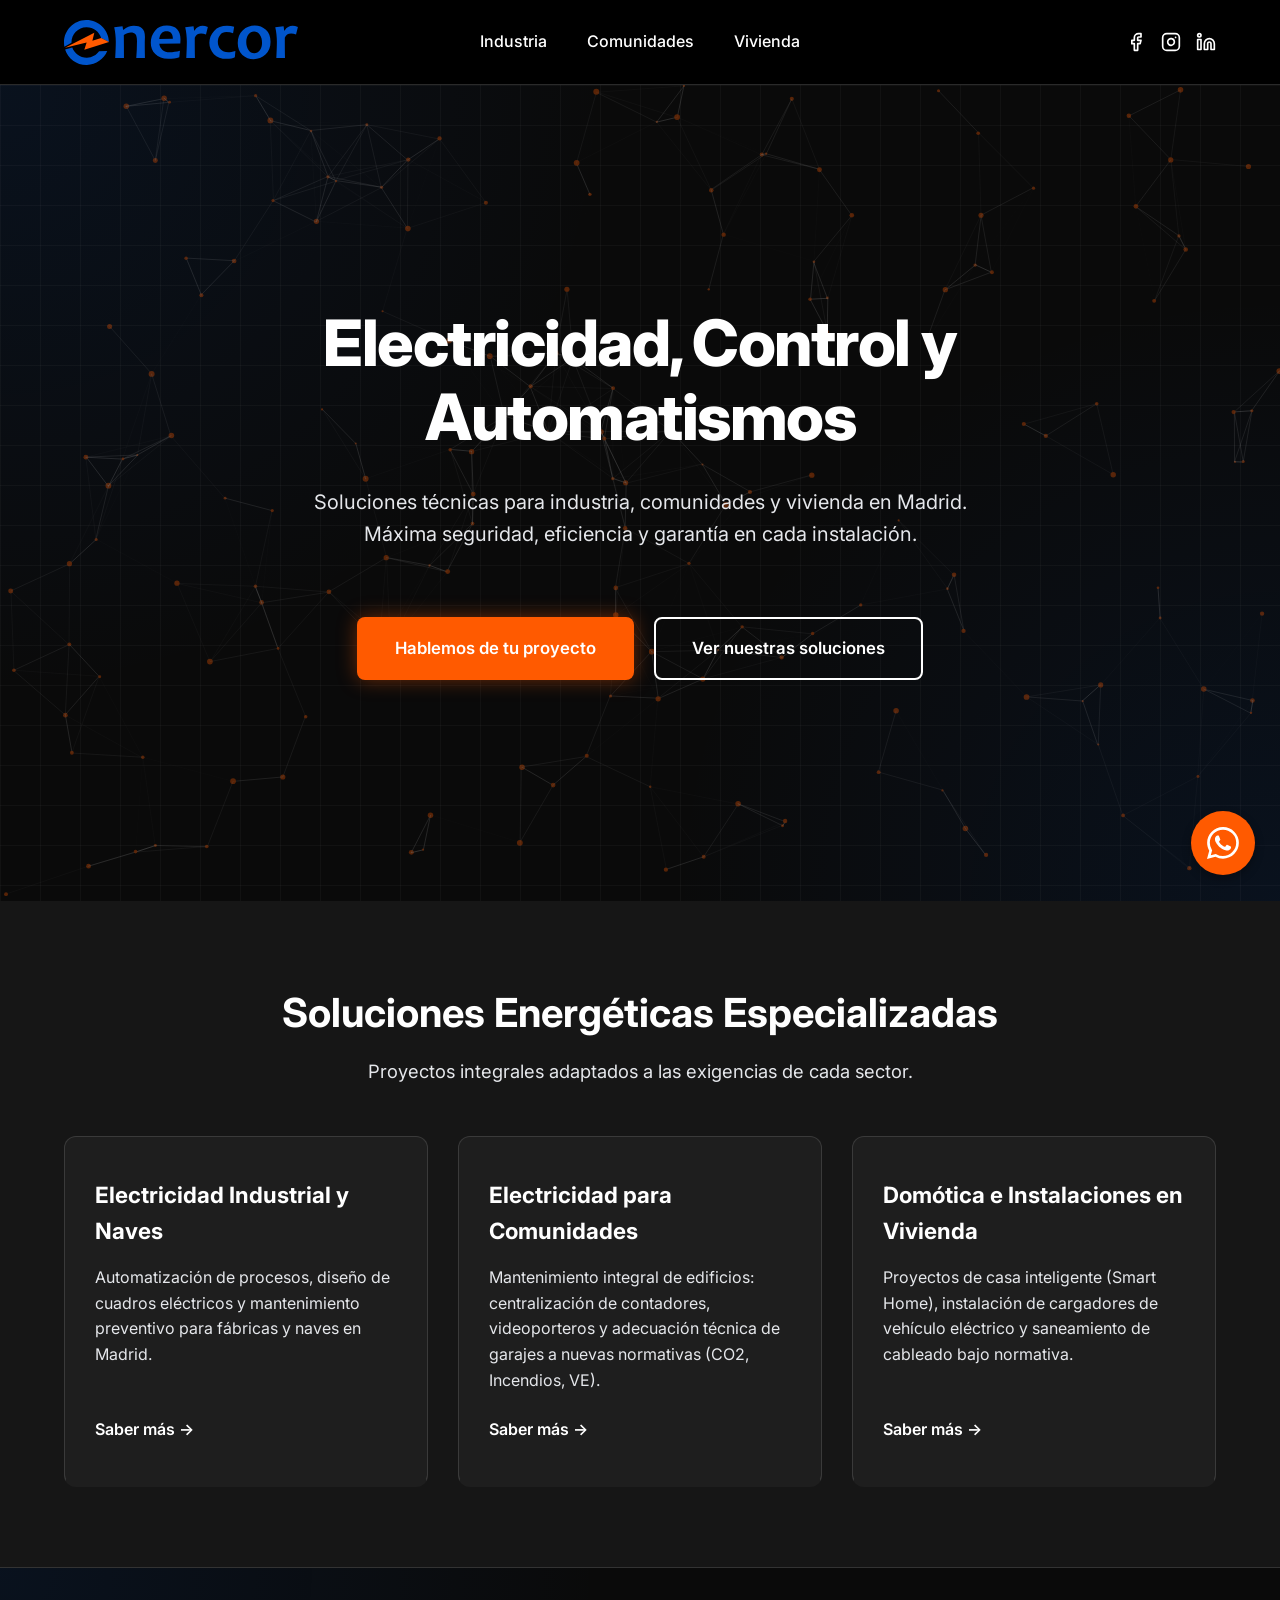
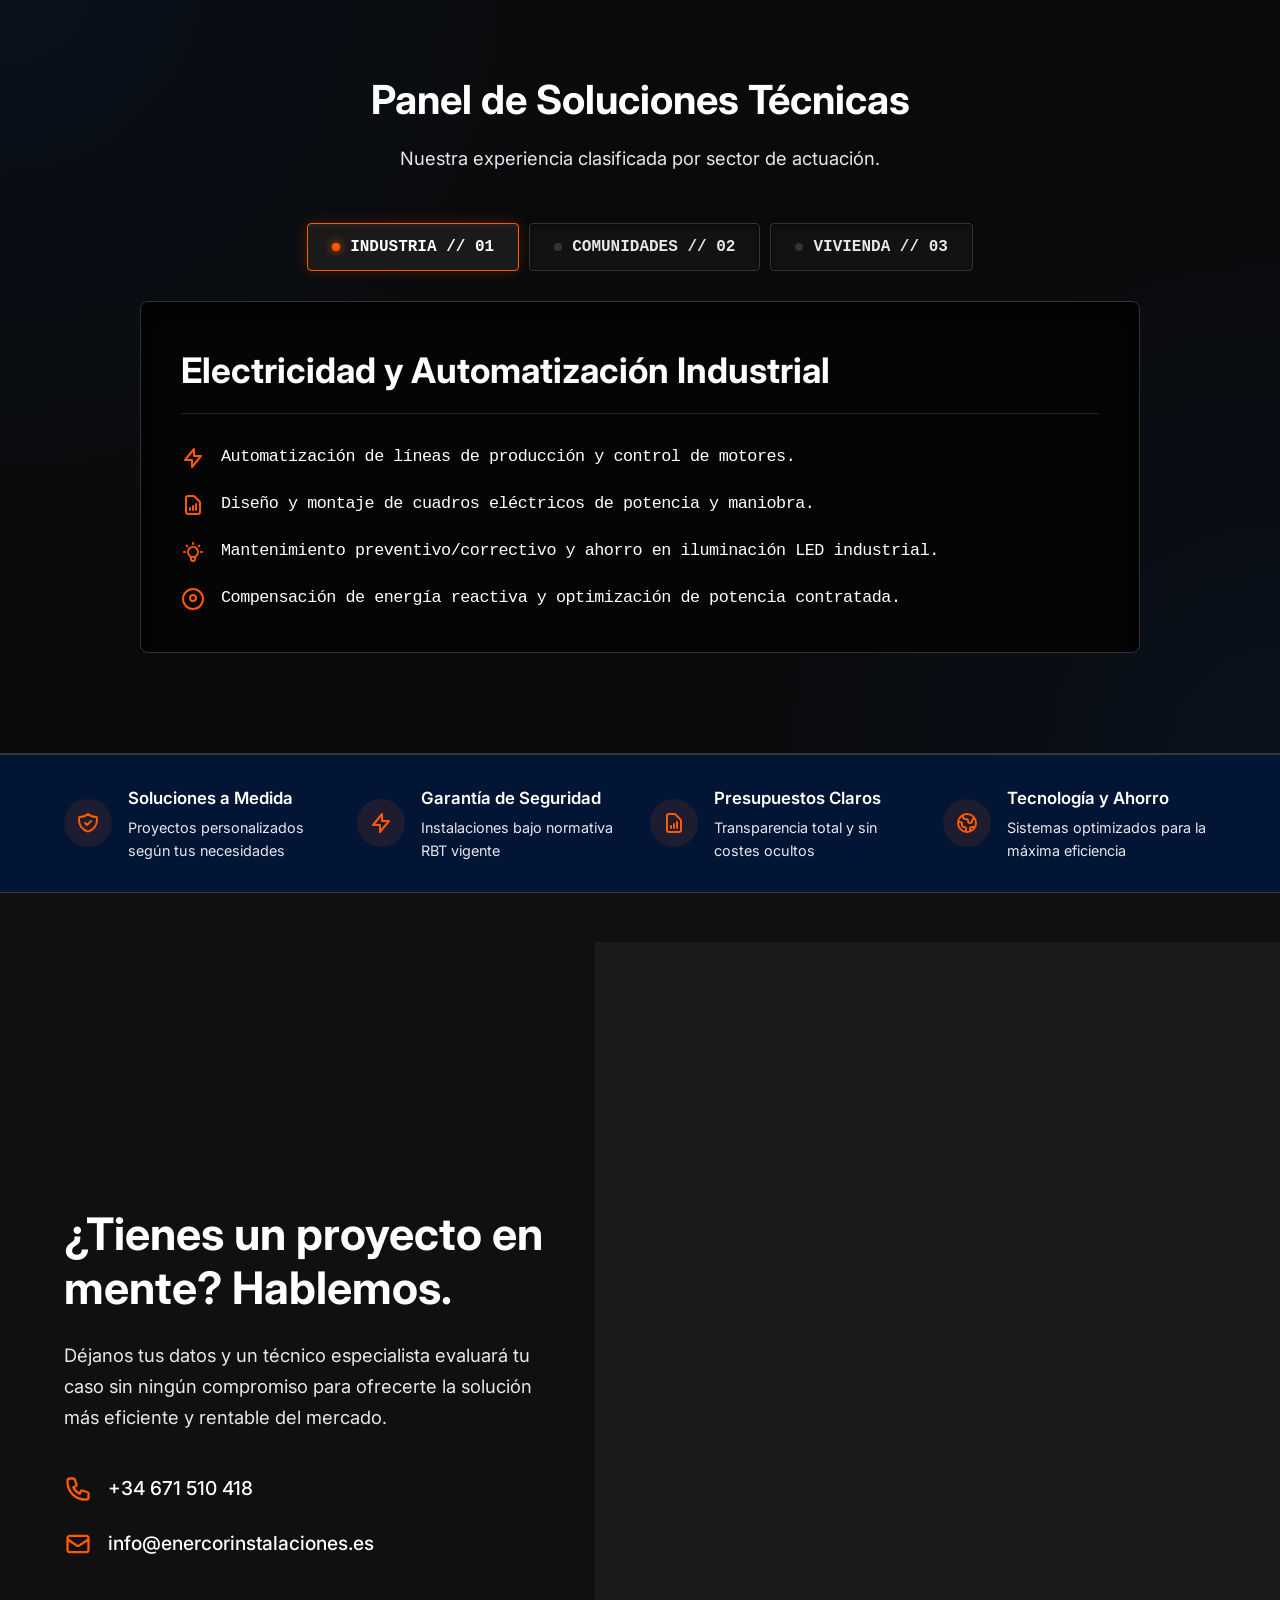
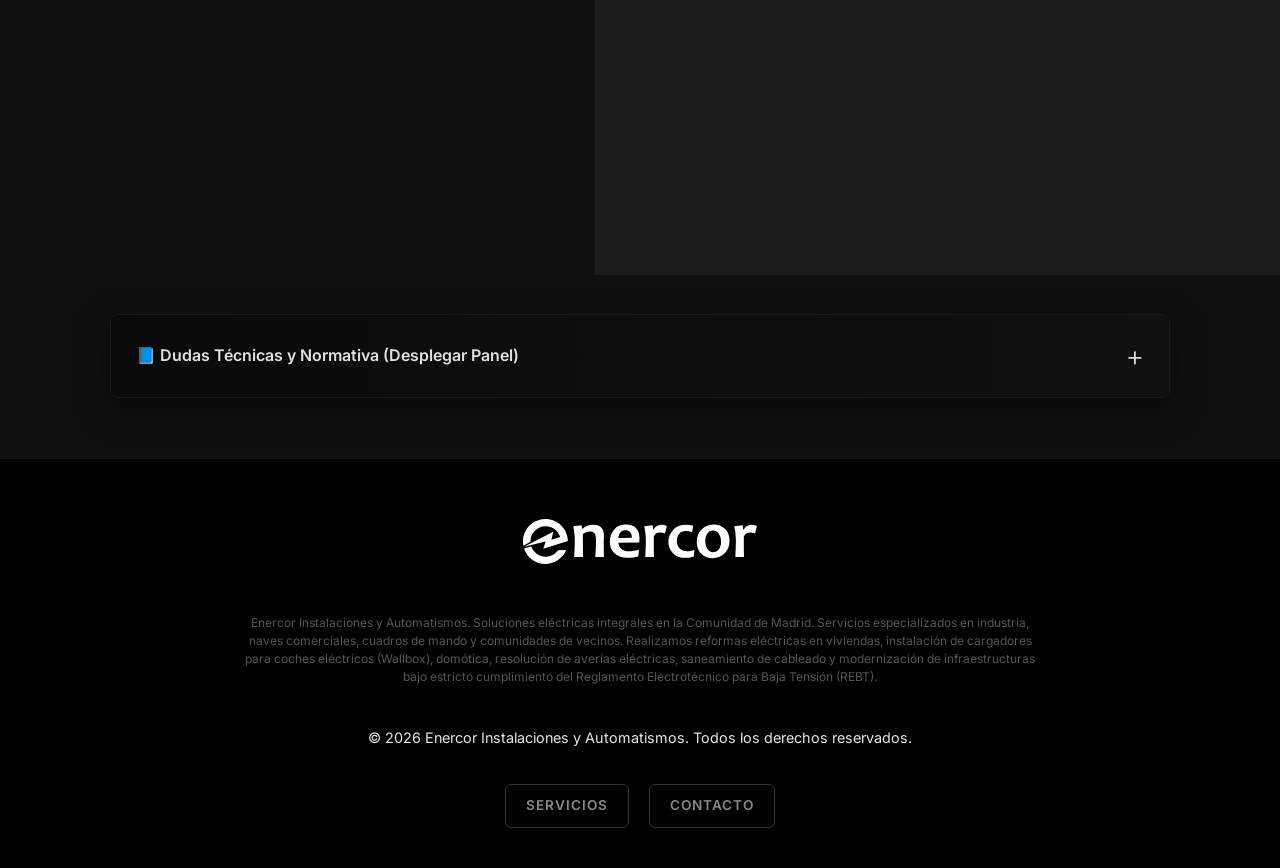
<file: index.html>
<!DOCTYPE html>
<html lang="es">

<head>
    <meta charset="UTF-8">
    <meta name="viewport" content="width=device-width, initial-scale=1.0">
    <title>Enercor | Instalaciones Eléctricas, Domótica y Automatismos en Madrid</title>

    <!-- SEO Local y Palabras Clave Estratégicas -->
    <meta name="description" content="Enercor: Especialistas en electricidad industrial, domótica y automatismos en Madrid. Atendemos reformas eléctricas, instalación de cargadores (Wallbox), averías, boletines y mantenimiento de comunidades.">
    <meta name="keywords" content="electricidad industrial, domótica, automatismos, cuadros eléctricos, instalaciones eléctricas, Madrid, averías eléctricas urgentes, instalación cargador coche eléctrico, reformas eléctricas, boletín eléctrico, electricista urgencias, reparación eléctrica, Wallbox">
    
    <!-- Etiquetas para vista previa en WhatsApp, LinkedIn y Redes (Open Graph) -->
    <meta property="og:title" content="Enercor | Instalaciones y Automatismos">
    <meta property="og:description" content="Soluciones técnicas integrales para industria, comunidades y vivienda en Madrid.">
    <meta property="og:type" content="website">
    <meta property="og:url" content="https://enercorinstalaciones.es/">
    <meta property="og:image" content="https://enercorinstalaciones.es/img/preview.png">
    
    <!-- Favicon -->
    <link rel="icon" type="image/svg+xml" href="img/favicon.svg">

    <!-- Fuentes de Google: Inter -->
    <link rel="preconnect" href="https://fonts.googleapis.com">
    <link rel="preconnect" href="https://fonts.gstatic.com" crossorigin>
    <link href="https://fonts.googleapis.com/css2?family=Inter:wght@400;500;600;700&display=swap" rel="stylesheet">

    <!-- Archivo de Estilos Principal -->
    <link rel="stylesheet" href="css/style.css">
    
    <!-- Datos Estructurados para SEO Local (Schema.org) -->
    <script type="application/ld+json">
    {
      "@context": "https://schema.org",
      "@type": "LocalBusiness",
      "name": "Enercor Instalaciones y Automatismos",
      "image": "https://enercorinstalaciones.es/img/logo-header.svg",
      "@id": "https://enercorinstalaciones.es",
      "url": "https://enercorinstalaciones.es",
      "telephone": "+34671510418",
      "priceRange": "$$",
      "address": {
        "@type": "PostalAddress",
        "addressLocality": "Madrid",
        "addressCountry": "ES"
      },
      "description": "Empresa instaladora experta en electricidad, control y automatismos. Ofrecemos ingeniería para industria, adecuación de comunidades, proyectos Smart Home, instalación de cargadores de vehículos eléctricos, reformas integrales y resolución de averías eléctricas en toda la Comunidad de Madrid.",
      "areaServed": "Comunidad de Madrid"
    }
    </script>
</head>
<body>

    <!-- Cabecera Principal -->
    <header class="main-header">
        <div class="container header-container">
            <!-- Logo -->
            <div class="logo">
                <a href="#"><img src="img/logo-header.svg" alt="Enercor Instalaciones" class="logo-img"></a>
            </div>

            <!-- Navegación -->
            <nav class="main-nav">
                <ul class="nav-links">
                    <li><a href="#dashboard-soluciones" data-tab="tab-industria" class="dash-link">Industria</a></li>
                    <li><a href="#dashboard-soluciones" data-tab="tab-comunidades" class="dash-link">Comunidades</a>
                    </li>
                    <li><a href="#dashboard-soluciones" data-tab="tab-vivienda" class="dash-link">Vivienda</a></li>
                </ul>
            </nav>

           <div class="header-socials">
    <!-- 1. Facebook -->
    <a href="https://www.facebook.com/profile.php?id=61572015392705" target="_blank" rel="noopener noreferrer" class="social-icon">
        <svg width="20" height="20" viewBox="0 0 24 24" fill="none" stroke="currentColor" stroke-width="2" stroke-linecap="round" stroke-linejoin="round"><path d="M18 2h-3a5 5 0 0 0-5 5v3H7v4h3v8h4v-8h3l1-4h-4V7a1 1 0 0 1 1-1h3z"></path></svg>
    </a>

    <!-- 2. Instagram -->
    <a href="https://www.instagram.com/enercor.es" target="_blank" rel="noopener noreferrer" class="social-icon">
        <svg width="20" height="20" viewBox="0 0 24 24" fill="none" stroke="currentColor" stroke-width="2" stroke-linecap="round" stroke-linejoin="round"><rect x="2" y="2" width="20" height="20" rx="5" ry="5"></rect><path d="M16 11.37A4 4 0 1 1 12.63 8 4 4 0 0 1 16 11.37z"></path><line x1="17.5" y1="6.5" x2="17.51" y2="6.5"></line></svg>
    </a>
    
    <!-- 3. LinkedIn -->
    <a href="https://www.linkedin.com/in/enercor.es" target="_blank" rel="noopener noreferrer" class="social-icon">
        <svg width="20" height="20" viewBox="0 0 24 24" fill="none" stroke="currentColor" stroke-width="2" stroke-linecap="round" stroke-linejoin="round"><path d="M16 8a6 6 0 0 1 6 6v7h-4v-7a2 2 0 0 0-2-2 2 2 0 0 0-2 2v7h-4v-7a6 6 0 0 1 6-6z"></path><rect x="2" y="9" width="4" height="12"></rect><circle cx="4" cy="4" r="2"></circle></svg>
    </a>
</div>
    </header>

    <!-- Hero Section -->
    <section class="hero">
        <canvas id="hero-canvas"></canvas>
        <div class="container hero-container">
            <h1 class="hidden">Electricidad, Control y Automatismos</h1>
            <p class="hidden">Soluciones técnicas para industria, comunidades y vivienda en Madrid.<br>Máxima seguridad, eficiencia y garantía en cada instalación.</p>
            <div class="hero-buttons hidden">
                <a href="#contacto" class="btn btn-primary btn-glow">Hablemos de tu proyecto</a>
                <a href="#servicios" class="btn btn-secondary">Ver nuestras soluciones</a>
            </div>
        </div>
    </section>

    <!-- Sección de Servicios (Embudo de Clientes) -->
    <section id="servicios" class="services-section">
        <div class="container">
            <div class="section-header">
                <h2>Soluciones Energéticas Especializadas</h2>
                <p>Proyectos integrales adaptados a las exigencias de cada sector.</p>
            </div>

            <div class="services-grid">
                <!-- Tarjeta 1: Industrial -->
                <div class="service-card hidden">
                    <h3>Electricidad Industrial y Naves</h3>
                    <p>Automatización de procesos, diseño de cuadros eléctricos y mantenimiento preventivo para fábricas y naves en Madrid.</p>
                    <a href="#dashboard-soluciones" data-tab="tab-industria" class="service-link dash-link">Saber más &rarr;</a>
                </div>

                <!-- Tarjeta 2: Comunidades -->
                <div class="service-card hidden">
                    <h3>Electricidad para Comunidades</h3>
                    <p>Mantenimiento integral de edificios: centralización de contadores, videoporteros y adecuación técnica de garajes a nuevas normativas (CO2, Incendios, VE).</p>
                    <a href="#dashboard-soluciones" data-tab="tab-comunidades" class="service-link dash-link">Saber más &rarr;</a>
                </div>

                <!-- Tarjeta 3: Vivienda Premium -->
               <div class="service-card hidden">
                    <h3>Domótica e Instalaciones en Vivienda</h3>
                    <p>Proyectos de casa inteligente (Smart Home), instalación de cargadores de vehículo eléctrico y saneamiento de cableado bajo normativa.</p>
                    <a href="#dashboard-soluciones" data-tab="tab-vivienda" class="service-link dash-link">Saber más &rarr;</a>
                </div>
            </div>
        </div>
    </section>

   <!-- Dashboard de Soluciones Interactivas -->

    <section id="dashboard-soluciones" class="dashboard-section">
        <div class="container">
            <div class="section-header">
                <h2>Panel de Soluciones Técnicas</h2>
                <p>Nuestra experiencia clasificada por sector de actuación.</p>
            </div>

            <div class="dashboard-wrapper hidden">
                <div class="dashboard-controls">
                    <button class="dash-btn active" data-target="tab-industria">
                        <span class="btn-indicator"></span> INDUSTRIA // 01
                    </button>
                    <button class="dash-btn" data-target="tab-comunidades">
                        <span class="btn-indicator"></span> COMUNIDADES // 02
                    </button>
                    <button class="dash-btn" data-target="tab-vivienda">
                        <span class="btn-indicator"></span> VIVIENDA // 03
                    </button>
                </div>

  <!-- Pantalla del Dashboard -->
                <div class="dashboard-screen">

                    <!-- TAB 1: Industria -->
                    <div id="tab-industria" class="dash-content active">
                        <h3>Electricidad y Automatización Industrial</h3>
                        <ul class="dash-list">
                            <li>
                                <svg class="dash-icon" fill="none" stroke="currentColor" viewBox="0 0 24 24"><path stroke-linecap="round" stroke-linejoin="round" stroke-width="2" d="M13 10V3L4 14h7v7l9-11h-7z"></path></svg>
                                <span class="mono-text">Automatización de líneas de producción y control de motores.</span>
                            </li>
                            <li>
                                <svg class="dash-icon" fill="none" stroke="currentColor" viewBox="0 0 24 24"><path stroke-linecap="round" stroke-linejoin="round" stroke-width="2" d="M9 17v-2m3 2v-4m3 4v-6m2 10H7a2 2 0 01-2-2V5a2 2 0 012-2h5.586a1 1 0 01.707.293l5.414 5.414a1 1 0 01.293.707V19a2 2 0 01-2 2z"></path></svg>
                                <span class="mono-text">Diseño y montaje de cuadros eléctricos de potencia y maniobra.</span>
                            </li>
                            <li>
                                <svg class="dash-icon" fill="none" stroke="currentColor" viewBox="0 0 24 24"><path stroke-linecap="round" stroke-linejoin="round" stroke-width="2" d="M9.663 17h4.673M12 3v1m6.364 1.636l-.707.707M21 12h-1M4 12H3m3.343-5.657l-.707-.707m2.828 9.9a5 5 0 117.072 0l-.548.547A3.374 3.374 0 0014 18.469V19a2 2 0 11-4 0v-.531c0-.895-.356-1.754-.988-2.386l-.548-.547z"></path></svg>
                                <span class="mono-text">Mantenimiento preventivo/correctivo y ahorro en iluminación LED industrial.</span>
                            </li>
                            <li>
                                <svg class="dash-icon" fill="none" stroke="currentColor" viewBox="0 0 24 24"><path stroke-linecap="round" stroke-linejoin="round" stroke-width="2" d="M12 8c-1.657 0-3 1.343-3 3s1.343 3 3 3 3-1.343 3-3-1.343-3-3-3zM12 2C6.477 2 2 6.477 2 12s4.477 10 10 10 10-4.477 10-10S17.523 2 12 2z"></path></svg>
                                <span class="mono-text">Compensación de energía reactiva y optimización de potencia contratada.</span>
                            </li>
                        </ul>
                    </div>

                    <!-- TAB 2: Comunidades -->
                    <div id="tab-comunidades" class="dash-content">
                        <h3>Seguridad y Normativa de Edificios</h3>
                        <ul class="dash-list">
                            <li>
                                <svg class="dash-icon" fill="none" stroke="currentColor" viewBox="0 0 24 24"><path stroke-linecap="round" stroke-linejoin="round" stroke-width="2" d="M12 9v2m0 4h.01m-6.938 4h13.856c1.54 0 2.502-1.667 1.732-3L13.732 4c-.77-1.333-2.694-1.333-3.464 0L3.34 16c-.77 1.333.192 3 1.732 3z"></path></svg>
                                <span class="mono-text">Sistemas contra incendios y detección de CO2 (actualización de detectores a 1.6m).</span>
                            </li>
                            <li>
                                <svg class="dash-icon" fill="none" stroke="currentColor" viewBox="0 0 24 24"><path stroke-linecap="round" stroke-linejoin="round" stroke-width="2" d="M5 13l4 4L19 7"></path></svg>
                                <span class="mono-text">Centralización de contadores y saneamiento del cableado en zonas comunes.</span>
                            </li>
                            <li>
                                <svg class="dash-icon" fill="none" stroke="currentColor" viewBox="0 0 24 24"><path stroke-linecap="round" stroke-linejoin="round" stroke-width="2" d="M13 10V3L4 14h7v7l9-11h-7z"></path></svg>
                                <span class="mono-text">Instalación certificada de puntos de recarga VE para garajes comunitarios.</span>
                            </li>
                            <li>
                                <svg class="dash-icon" fill="none" stroke="currentColor" viewBox="0 0 24 24"><path stroke-linecap="round" stroke-linejoin="round" stroke-width="2" d="M9 12h6m-6 4h6m2 5H7a2 2 0 01-2-2V5a2 2 0 012-2h5.586a1 1 0 01.707.293l5.414 5.414a1 1 0 01.293.707V19a2 2 0 01-2 2z"></path></svg>
                                <span class="mono-text">Modernización de alumbrado, videoporteros y automatismos para puertas de garaje.</span>
                            </li>
                        </ul>
                    </div>

                    <!-- TAB 3: Vivienda -->
                    <div id="tab-vivienda" class="dash-content">
                        <h3>Confort y Eficiencia Residencial</h3>
                        <ul class="dash-list">
                            <li>
                                <svg class="dash-icon" fill="none" stroke="currentColor" viewBox="0 0 24 24"><path stroke-linecap="round" stroke-linejoin="round" stroke-width="2" d="M3 12l2-2m0 0l7-7 7 7M5 10v10a1 1 0 001 1h3m10-11l2 2m-2-2v10a1 1 0 01-1 1h-3m-6 0a1 1 0 001-1v-4a1 1 0 011-1h2a1 1 0 011 1v4a1 1 0 001 1m-6 0h6"></path></svg>
                                <span class="mono-text">Proyectos Smart Home: control de iluminación, climatización y persianas.</span>
                            </li>
                            <li>
                                <svg class="dash-icon" fill="none" stroke="currentColor" viewBox="0 0 24 24"><path stroke-linecap="round" stroke-linejoin="round" stroke-width="2" d="M13 10V3L4 14h7v7l9-11h-7z"></path></svg>
                                <span class="mono-text">Instalación de cargadores Wallbox inteligentes con balanceo de carga.</span>
                            </li>
                            <li>
                                <svg class="dash-icon" fill="none" stroke="currentColor" viewBox="0 0 24 24"><path stroke-linecap="round" stroke-linejoin="round" stroke-width="2" d="M9 12l2 2 4-4m5.618-4.016A11.955 11.955 0 0112 2.944a11.955 11.955 0 01-8.618 3.04A12.02 12.02 0 003 9c0 5.591 3.824 10.29 9 11.622 5.176-1.332 9-6.03 9-11.622 0-1.042-.133-2.052-.382-3.016z"></path></svg>
                                <span class="mono-text">Reformas eléctricas integrales y actualización de cuadros eléctricos.</span>
                            </li>
                            <li>
                                <svg class="dash-icon" fill="none" stroke="currentColor" viewBox="0 0 24 24"><path stroke-linecap="round" stroke-linejoin="round" stroke-width="2" d="M12 15v2m-6 4h12a2 2 0 002-2v-6a2 2 0 00-2-2H6a2 2 0 00-2 2v6a2 2 0 002 2zm10-10V7a4 4 0 00-8 0v4h8z"></path></svg>
                                <span class="mono-text">Iluminación LED decorativa y cableado de red de datos (Ethernet/WiFi) para el hogar.</span>
                            </li>
                        </ul>
                    </div>

                </div>

                    <div id="tab-comunidades" class="dash-content">
                        <h3>Seguridad y Normativa de Edificios</h3>
                        <ul class="dash-list">
                            <li>
                                <svg class="dash-icon" fill="none" stroke="currentColor" viewBox="0 0 24 24">
                                    <path stroke-linecap="round" stroke-linejoin="round" stroke-width="2"
                                        d="M12 9v2m0 4h.01m-6.938 4h13.856c1.54 0 2.502-1.667 1.732-3L13.732 4c-.77-1.333-2.694-1.333-3.464 0L3.34 16c-.77 1.333.192 3 1.732 3z"></path>
                                </svg>
                                <span class="mono-text">Detección de CO2: actualización de centralitas y sondas a 1.6m (Normativa UNE).</span>
                            </li>
                            <li>
                                <svg class="dash-icon" fill="none" stroke="currentColor" viewBox="0 0 24 24">
                                    <path stroke-linecap="round" stroke-linejoin="round" stroke-width="2"
                                        d="M17.657 18.657A8 8 0 016.343 7.343S7 9 9 10c0-2 .5-5 2.986-7C14 5 16.09 5.777 17.656 7.343A7.99 7.99 0 0120 13a7.99 7.99 0 01-2.343 5.657z"></path>
                                </svg>
                                <span class="mono-text">Sistemas contra incendios, centralización de contadores y videoportería.</span>
                            </li>
                            <li>
                                <svg class="dash-icon" fill="none" stroke="currentColor" viewBox="0 0 24 24">
                                    <path stroke-linecap="round" stroke-linejoin="round" stroke-width="2"
                                        d="M5 13l4 4L19 7"></path>
                                </svg>
                                <span class="mono-text">Instalación certificada de puntos de recarga VE para garajes comunitarios.</span>
                            </li>
                        </ul>
                    </div>

                    <div id="tab-vivienda" class="dash-content">
                        <h3>Confort y Eficiencia Residencial</h3>
                        <ul class="dash-list">
                            <li>
                                <svg class="dash-icon" fill="none" stroke="currentColor" viewBox="0 0 24 24">
                                    <path stroke-linecap="round" stroke-linejoin="round" stroke-width="2"
                                        d="M3 12l2-2m0 0l7-7 7 7M5 10v10a1 1 0 001 1h3m10-11l2 2m-2-2v10a1 1 0 01-1 1h-3m-6 0a1 1 0 001-1v-4a1 1 0 011-1h2a1 1 0 011 1v4a1 1 0 001 1m-6 0h6"></path>
                                </svg>
                                <span class="mono-text">Proyectos Smart Home: control de iluminación, climatización y persianas.</span>
                            </li>
                            <li>
                                <svg class="dash-icon" fill="none" stroke="currentColor" viewBox="0 0 24 24">
                                    <path stroke-linecap="round" stroke-linejoin="round" stroke-width="2"
                                        d="M13 10V3L4 14h7v7l9-11h-7z"></path>
                                </svg>
                                <span class="mono-text">Instalación de cargadores Wallbox inteligentes con balanceo de carga.</span>
                            </li>
                            <li>
                                <svg class="dash-icon" fill="none" stroke="currentColor" viewBox="0 0 24 24">
                                    <path stroke-linecap="round" stroke-linejoin="round" stroke-width="2"
                                        d="M9 12l2 2 4-4m5.618-4.016A11.955 11.955 0 0112 2.944a11.955 11.955 0 01-8.618 3.04A12.02 12.02 0 003 9c0 5.591 3.824 10.29 9 11.622 5.176-1.332 9-6.03 9-11.622 0-1.042-.133-2.052-.382-3.016z"></path>
                                </svg>
                                <span class="mono-text">Reformas eléctricas integrales y actualización de cuadros de mando.</span>
                            </li>
                        </ul>
                    </div>

                </div>
            </div>
        </div>
    </section>

    <!-- Cinta de Confianza (Trust Bar) -->
    <section class="trust-bar hidden">
        <div class="container trust-container">
            <div class="trust-item">
                <div class="trust-icon">
                    <svg fill="none" stroke="currentColor" viewBox="0 0 24 24">
                        <path stroke-linecap="round" stroke-linejoin="round" stroke-width="2"
                            d="M9 12l2 2 4-4m5.618-4.016A11.955 11.955 0 0112 2.944a11.955 11.955 0 01-8.618 3.04A12.02 12.02 0 003 9c0 5.591 3.824 10.29 9 11.622 5.176-1.332 9-6.03 9-11.622 0-1.042-.133-2.052-.382-3.016z">
                        </path>
                    </svg>
                </div>
                <div class="trust-text">
                    <h4>Soluciones a Medida</h4>
                    <p>Proyectos personalizados según tus necesidades</p>
                </div>
            </div>
            <div class="trust-item">
                <div class="trust-icon">
                    <svg fill="none" stroke="currentColor" viewBox="0 0 24 24">
                        <path stroke-linecap="round" stroke-linejoin="round" stroke-width="2"
                            d="M13 10V3L4 14h7v7l9-11h-7z"></path>
                    </svg>
                </div>
                <div class="trust-text">
                    <h4>Garantía de Seguridad</h4>
                    <p>Instalaciones bajo normativa RBT vigente</p>
                </div>
            </div>
            <div class="trust-item">
                <div class="trust-icon">
                    <svg fill="none" stroke="currentColor" viewBox="0 0 24 24">
                        <path stroke-linecap="round" stroke-linejoin="round" stroke-width="2"
                            d="M9 17v-2m3 2v-4m3 4v-6m2 10H7a2 2 0 01-2-2V5a2 2 0 012-2h5.586a1 1 0 01.707.293l5.414 5.414a1 1 0 01.293.707V19a2 2 0 01-2 2z">
                        </path>
                    </svg>
                </div>
                <div class="trust-text">
                    <h4>Presupuestos Claros</h4>
                    <p>Transparencia total y sin costes ocultos</p>
                </div>
            </div>
            <div class="trust-item">
                <div class="trust-icon">
                    <svg fill="none" stroke="currentColor" viewBox="0 0 24 24">
                        <path stroke-linecap="round" stroke-linejoin="round" stroke-width="2"
                            d="M3.055 11H5a2 2 0 012 2v1a2 2 0 002 2 2 2 0 012 2v2.945M8 3.935V5.5A2.5 2.5 0 0010.5 8h.5a2 2 0 012 2 2 2 0 104 0 2 2 0 012-2h1.064M15 20.488V18a2 2 0 012-2h3.064M21 12a9 9 0 11-18 0 9 9 0 0118 0z">
                        </path>
                    </svg>
                </div>
                <div class="trust-text">
                    <h4>Tecnología y Ahorro</h4>
                    <p>Sistemas optimizados para la máxima eficiencia</p>
                </div>
            </div>
        </div>
    </section>

<!-- Sección de Contacto -->
    <section id="contacto" class="contact-section hidden">
        <div class="container contact-container">
            <div class="contact-info">
                <h2>¿Tienes un proyecto en mente? Hablemos.</h2>
                <p>Déjanos tus datos y un técnico especialista evaluará tu caso sin ningún compromiso para ofrecerte la solución más eficiente y rentable del mercado.</p>

                <div class="contact-methods">
                    <div class="method">
                        <svg class="method-icon" fill="none" stroke="currentColor" viewBox="0 0 24 24">
                            <path stroke-linecap="round" stroke-linejoin="round" stroke-width="2" d="M3 5a2 2 0 012-2h3.28a1 1 0 01.948.684l1.498 4.493a1 1 0 01-.502 1.21l-2.257 1.13a11.042 11.042 0 005.516 5.516l1.13-2.257a1 1 0 011.21-.502l4.493 1.498a1 1 0 01.684.949V19a2 2 0 01-2 2h-1C9.716 21 3 14.284 3 6V5z"></path>
                        </svg>
                        <!-- ENLACE CLICABLE PARA LLAMADAS -->
                        <a href="tel:+34671510418">+34 671 510 418</a>
                    </div>
                    <div class="method">
                        <svg class="method-icon" fill="none" stroke="currentColor" viewBox="0 0 24 24">
                            <path stroke-linecap="round" stroke-linejoin="round" stroke-width="2" d="M3 8l7.89 5.26a2 2 0 002.22 0L21 8M5 19h14a2 2 0 002-2V7a2 2 0 00-2-2H5a2 2 0 00-2 2v10a2 2 0 002 2z"></path>
                        </svg>
                        <!-- ENLACE CLICABLE PARA CORREOS -->
                        <a href="mailto:info@enercorinstalaciones.es">info@enercorinstalaciones.es</a>
                    </div>
                </div>
            </div>

            <div class="contact-form-wrapper">
                <form action="https://formspree.io/f/xlgzbdqb" method="POST" id="contact-form" class="contact-form">
                    <div class="form-group">
                        <label for="name">Nombre completo *</label>
                        <input type="text" id="name" name="nombre" placeholder="Ej. Empresa Lda o Juan Pérez" required>
                    </div>

                    <div class="form-group">
                        <label for="email">Correo electrónico *</label>
                        <input type="email" id="email" name="email" placeholder="ejemplo@correo.com" required>
                    </div>

                    <div class="form-group">
                        <label for="phone">Teléfono de contacto (Opcional)</label>
                        <!-- Le hemos quitado el 'required' al final de esta línea -->
                        <input type="tel" id="phone" name="telefono" placeholder="Tu número de teléfono">
                    </div>

                    <div class="form-group">
                        <label for="project-type">Tipo de Proyecto *</label>
                        <select id="project-type" name="tipo_proyecto" required>
                            <option value="" disabled selected>Selecciona una opción</option>
                            <option value="industrial">Industrial</option>
                            <option value="comunidades">Comunidades</option>
                            <option value="residencial">Residencial</option>
                            <option value="otro">Otro</option>
                        </select>
                    </div>

                    <div class="form-group">
                        <label for="message">Detalles adicionales (Opcional)</label>
                        <textarea id="message" name="mensaje" rows="4" placeholder="Cuéntanos brevemente sobre la instalación que tienes en mente..."></textarea>
                    </div>

                    <input type="hidden" name="_subject" value="Nuevo presupuesto desde Enercor Web">

                    <button type="submit" class="btn btn-primary btn-block">Solicitar Presupuesto Técnico</button>
                </form>
            </div>
        </div>
    </section>
<!-- Cajón Desplegable SEO (Con Pestañas Internas) -->
    <div class="container seo-drawer-container">
        <details class="seo-drawer">
            <summary class="seo-drawer-btn">
                <span>📘 Dudas Técnicas y Normativa (Desplegar Panel)</span>
                <span class="drawer-icon">+</span>
            </summary>
            
            <div class="seo-drawer-content">
                
                <!-- Navegación de las pestañas -->
                <div class="faq-tabs-header">
                    <button class="faq-tab-btn active" data-faq-target="faq-vivienda">Averías y Vivienda</button>
                    <button class="faq-tab-btn" data-faq-target="faq-comunidades">Comunidades y Garajes</button>
                    <button class="faq-tab-btn" data-faq-target="faq-industria">Industria y Locales</button>
                </div>

                <!-- CONTENIDO: Vivienda (Activo por defecto) -->
                <div id="faq-vivienda" class="faq-tab-pane active">
                    <div class="faq-grid">
                        <div class="faq-card">
                            <div class="faq-card-header">
                                <svg class="faq-icon-small" fill="none" stroke="currentColor" viewBox="0 0 24 24"><path stroke-linecap="round" stroke-linejoin="round" stroke-width="2" d="M13 10V3L4 14h7v7l9-11h-7z"></path></svg>
                                <h5>Saltos del diferencial</h5>
                            </div>
                            <span class="seo-badge">Urgencias</span>
                            <p>¿Te quedas sin luz de forma aleatoria? Diagnosticamos derivaciones a tierra ocultas, averías en electrodomésticos y solucionamos el problema de raíz al instante.</p>
                        </div>
                        <div class="faq-card">
                            <div class="faq-card-header">
                                <svg class="faq-icon-small" fill="none" stroke="currentColor" viewBox="0 0 24 24"><path stroke-linecap="round" stroke-linejoin="round" stroke-width="2" d="M12 9v2m0 4h.01m-6.938 4h13.856c1.54 0 2.502-1.667 1.732-3L13.732 4c-.77-1.333-2.694-1.333-3.464 0L3.34 16c-.77 1.333.192 3 1.732 3z"></path></svg>
                                <h5>Calambres en grifos y duchas</h5>
                            </div>
                            <span class="seo-badge">Seguridad</span>
                            <p>Si notas "toques" al abrir un grifo o tocar la lavadora, sufres una derivación grave por falta de toma de tierra. Es un peligro real que localizamos y reparamos en el día.</p>
                        </div>
                        <div class="faq-card">
                            <div class="faq-card-header">
                                <svg class="faq-icon-small" fill="none" stroke="currentColor" viewBox="0 0 24 24"><path stroke-linecap="round" stroke-linejoin="round" stroke-width="2" d="M9.663 17h4.673M12 3v1m6.364 1.636l-.707.707M21 12h-1M4 12H3m3.343-5.657l-.707-.707m2.828 9.9a5 5 0 117.072 0l-.548.547A3.374 3.374 0 0014 18.469V19a2 2 0 11-4 0v-.531c0-.895-.356-1.754-.988-2.386l-.548-.547z"></path></svg>
                                <h5>Parpadeo LED e Iluminación</h5>
                            </div>
                            <span class="seo-badge">Confort</span>
                            <p>Solucionamos las corrientes residuales que hacen parpadear tus luces apagadas. Además, instalamos y reparamos tiras LED decorativas, focos y proyectos de iluminación.</p>
                        </div>
                        <div class="faq-card">
                            <div class="faq-card-header">
                                <svg class="faq-icon-small" fill="none" stroke="currentColor" viewBox="0 0 24 24"><path stroke-linecap="round" stroke-linejoin="round" stroke-width="2" d="M9 12l2 2 4-4m5.618-4.016A11.955 11.955 0 0112 2.944a11.955 11.955 0 01-8.618 3.04A12.02 12.02 0 003 9c0 5.591 3.824 10.29 9 11.622 5.176-1.332 9-6.03 9-11.622 0-1.042-.133-2.052-.382-3.016z"></path></svg>
                                <h5>Recableado y Cuadros</h5>
                            </div>
                            <span class="seo-badge">Reformas y CIE</span>
                            <p>Saneamos instalaciones antiguas, actualizamos el cuadro general con protecciones modernas (sobretensiones) y emitimos el Boletín Eléctrico necesario para aumentar tu potencia.</p>
                        </div>
                    </div>
                </div>

                <!-- CONTENIDO: Comunidades -->
                <div id="faq-comunidades" class="faq-tab-pane">
                    <div class="faq-grid">
                        <div class="faq-card">
                            <div class="faq-card-header">
                                <svg class="faq-icon-small" fill="none" stroke="currentColor" viewBox="0 0 24 24"><path stroke-linecap="round" stroke-linejoin="round" stroke-width="2" d="M13 10V3L4 14h7v7l9-11h-7z"></path></svg>
                                <h5>Cargadores comunitarios</h5>
                            </div>
                            <span class="seo-badge">Movilidad Eléctrica</span>
                            <p>Instalación de Wallbox en plazas privadas cumpliendo la Ley de Propiedad Horizontal. Certificación legal completa con línea directa desde el contador de tu vivienda.</p>
                        </div>
                        <div class="faq-card">
                            <div class="faq-card-header">
                                <svg class="faq-icon-small" fill="none" stroke="currentColor" viewBox="0 0 24 24"><path stroke-linecap="round" stroke-linejoin="round" stroke-width="2" d="M12 9v2m0 4h.01m-6.938 4h13.856c1.54 0 2.502-1.667 1.732-3L13.732 4c-.77-1.333-2.694-1.333-3.464 0L3.34 16c-.77 1.333.192 3 1.732 3z"></path></svg>
                                <h5>Detectores CO2 a 1.6m</h5>
                            </div>
                            <span class="seo-badge">Normativa UNE</span>
                            <p>La ley actual exige que las sondas de monóxido en garajes estén a 1.6 metros del suelo. Realizamos la reubicación exacta y la actualización de centralitas contraincendios.</p>
                        </div>
                        <div class="faq-card">
                            <div class="faq-card-header">
                                <svg class="faq-icon-small" fill="none" stroke="currentColor" viewBox="0 0 24 24"><path stroke-linecap="round" stroke-linejoin="round" stroke-width="2" d="M12 3v1m0 16v1m9-9h-1M4 12H3m15.364 6.364l-.707-.707M6.343 6.343l-.707-.707m12.728 0l-.707.707M6.343 17.657l-.707.707M16 12a4 4 0 11-8 0 4 4 0 018 0z"></path></svg>
                                <h5>Zonas Comunes Inteligentes</h5>
                            </div>
                            <span class="seo-badge">Ahorro</span>
                            <p>Modernizamos la iluminación de portales y escaleras con detectores de presencia de alta precisión y luminarias LED, reduciendo drásticamente la factura de la comunidad.</p>
                        </div>
                        <div class="faq-card">
                            <div class="faq-card-header">
                                <svg class="faq-icon-small" fill="none" stroke="currentColor" viewBox="0 0 24 24"><path stroke-linecap="round" stroke-linejoin="round" stroke-width="2" d="M4 7v10c0 2.21 3.582 4 8 4s8-1.79 8-4V7M4 7c0 2.21 3.582 4 8 4s8-1.79 8-4M4 7c0-2.21 3.582-4 8-4s8 1.79 8 4m0 5c0 2.21-3.582 4-8 4s-8-1.79-8-4"></path></svg>
                                <h5>Centralización de Contadores</h5>
                            </div>
                            <span class="seo-badge">Saneamiento</span>
                            <p>Renovamos y centralizamos los cuartos de contadores eléctricos en edificios antiguos para eliminar riesgos de incendio y cumplir con las exigencias de Industria.</p>
                        </div>
                    </div>
                </div>

                <!-- CONTENIDO: Industria -->
                <div id="faq-industria" class="faq-tab-pane">
                    <div class="faq-grid">
                        <div class="faq-card">
                            <div class="faq-card-header">
                                <svg class="faq-icon-small" fill="none" stroke="currentColor" viewBox="0 0 24 24"><path stroke-linecap="round" stroke-linejoin="round" stroke-width="2" d="M12 8c-1.657 0-3 1.343-3 3s1.343 3 3 3 3-1.343 3-3-1.343-3-3-3zM12 2C6.477 2 2 6.477 2 12s4.477 10 10 10 10-4.477 10-10S17.523 2 12 2z"></path></svg>
                                <h5>Energía Reactiva</h5>
                            </div>
                            <span class="seo-badge">Optimización</span>
                            <p>Eliminamos las penalizaciones económicas en la factura eléctrica causadas por motores y maquinaria, instalando y ajustando baterías de condensadores a medida.</p>
                        </div>
                        <div class="faq-card">
                            <div class="faq-card-header">
                                <svg class="faq-icon-small" fill="none" stroke="currentColor" viewBox="0 0 24 24"><path stroke-linecap="round" stroke-linejoin="round" stroke-width="2" d="M9 12h6m-6 4h6m2 5H7a2 2 0 01-2-2V5a2 2 0 012-2h5.586a1 1 0 01.707.293l5.414 5.414a1 1 0 01.293.707V19a2 2 0 01-2 2z"></path></svg>
                                <h5>Inspecciones OCA</h5>
                            </div>
                            <span class="seo-badge">Legalización</span>
                            <p>Realizamos la adecuación técnica completa de locales de pública concurrencia y naves para garantizar una inspección quinquenal favorable sin paradas en tu negocio.</p>
                        </div>
                        <div class="faq-card">
                            <div class="faq-card-header">
                                <svg class="faq-icon-small" fill="none" stroke="currentColor" viewBox="0 0 24 24"><path stroke-linecap="round" stroke-linejoin="round" stroke-width="2" d="M12 15v2m-6 4h12a2 2 0 002-2v-6a2 2 0 00-2-2H6a2 2 0 00-2 2v6a2 2 0 002 2zm10-10V7a4 4 0 00-8 0v4h8z"></path></svg>
                                <h5>Redes de Datos y Voz</h5>
                            </div>
                            <span class="seo-badge">Comunicaciones</span>
                            <p>Diseño y cableado estructurado (Ethernet, fibra óptica) para naves industriales y oficinas, garantizando conexiones estables, racks ordenados y cero caídas de red.</p>
                        </div>
                        <div class="faq-card">
                            <div class="faq-card-header">
                                <svg class="faq-icon-small" fill="none" stroke="currentColor" viewBox="0 0 24 24"><path stroke-linecap="round" stroke-linejoin="round" stroke-width="2" d="M10.325 4.317c.426-1.756 2.924-1.756 3.35 0a1.724 1.724 0 002.573 1.066c1.543-.94 3.31.826 2.37 2.37a1.724 1.724 0 001.065 2.572c1.756.426 1.756 2.924 0 3.35a1.724 1.724 0 00-1.066 2.573c.94 1.543-.826 3.31-2.37 2.37a1.724 1.724 0 00-2.572 1.065c-.426 1.756-2.924 1.756-3.35 0a1.724 1.724 0 00-2.573-1.066c-1.543.94-3.31-.826-2.37-2.37a1.724 1.724 0 00-1.065-2.572c-1.756-.426-1.756-2.924 0-3.35a1.724 1.724 0 001.066-2.573c-.94-1.543.826-3.31 2.37-2.37.996.608 2.296.07 2.572-1.065z"></path><path stroke-linecap="round" stroke-linejoin="round" stroke-width="2" d="M15 12a3 3 0 11-6 0 3 3 0 016 0z"></path></svg>
                                <h5>Cuadros de Fuerza y Motores</h5>
                            </div>
                            <span class="seo-badge">Mantenimiento</span>
                            <p>Montaje y mantenimiento de cuadros eléctricos de distribución. Resolución de averías complejas en líneas de producción y motores para evitar costosas paradas.</p>
                        </div>
                    </div>
                </div>
            </details>
         </div>
    <!-- Footer -->
    <footer>
        <div class="container footer-content">
            <img src="img/logo-footer.svg" alt="Enercor Logo" class="footer-logo">
            
            <!-- Bloque SEO (Texto pequeño y discreto) -->
            <p class="seo-footer-text" style="font-size: 0.75rem; color: #555; text-align: center; max-width: 800px; margin: 20px auto; line-height: 1.5;">
                Enercor Instalaciones y Automatismos. Soluciones eléctricas integrales en la Comunidad de Madrid. Servicios especializados en industria, naves comerciales, cuadros de mando y comunidades de vecinos. Realizamos reformas eléctricas en viviendas, instalación de cargadores para coches eléctricos (Wallbox), domótica, resolución de averías eléctricas, saneamiento de cableado y modernización de infraestructuras bajo estricto cumplimiento del Reglamento Electrotécnico para Baja Tensión (REBT).
            </p>

            <p>&copy; 2026 Enercor Instalaciones y Automatismos. Todos los derechos reservados.</p>
            <div class="footer-links">
                <a href="#servicios">Servicios</a>
                <a href="#contacto">Contacto</a>
            </div>
        </div>
    </footer>

   
  <!-- Botón Flotante WhatsApp -->
<a href="https://wa.me/34671510418?text=Hola,%20me%20gustar%C3%ADa%20hacer%20una%20consulta%20sobre%20una%20instalaci%C3%B3n." class="whatsapp-float" target="_blank" rel="noopener noreferrer" style="display: flex; align-items: center; justify-content: center;">
    <svg xmlns="http://www.w3.org/2000/svg" width="30" height="30" fill="white" viewBox="0 0 16 16">
        <path d="M13.601 2.326A7.85 7.85 0 0 0 7.994 0C3.627 0 .068 3.558.064 7.926c0 1.399.366 2.76 1.057 3.965L0 16l4.204-1.102a7.9 7.9 0 0 0 3.79.965h.004c4.368 0 7.926-3.558 7.93-7.93A7.9 7.9 0 0 0 13.6 2.326zM7.994 14.521a6.6 6.6 0 0 1-3.356-.92l-.24-.144-2.494.654.666-2.433-.156-.251a6.56 6.56 0 0 1-1.007-3.505c0-3.626 2.957-6.584 6.591-6.584a6.56 6.56 0 0 1 4.66 1.931 6.56 6.56 0 0 1 1.928 4.66c-.004 3.639-2.961 6.592-6.592 6.592m3.615-4.934c-.197-.099-1.17-.578-1.353-.646-.182-.065-.315-.099-.445.099-.133.197-.513.646-.627.775-.114.133-.232.148-.43.05-.197-.1-.836-.308-1.592-.985-.59-.525-.985-1.175-1.103-1.372-.114-.198-.011-.304.088-.403.087-.088.197-.232.296-.346.1-.114.133-.198.198-.33.065-.134.034-.248-.015-.347-.05-.099-.445-1.076-.612-1.47-.16-.389-.323-.335-.445-.34-.114-.007-.247-.007-.38-.007a.73.73 0 0 0-.529.247c-.182.198-.691.677-.691 1.654s.71 1.916.81 2.049c.098.133 1.394 2.132 3.383 2.992.47.205.84.326 1.129.418.475.152.904.129 1.246.08.38-.058 1.171-.48 1.338-.943.164-.464.164-.86.114-.943-.049-.084-.182-.133-.38-.232"/>
    </svg>
</a>
    <!-- Archivo JavaScript Principal -->
    <script src="js/main.js"></script>
</body>

</html>
</file>
<file: css/style.css>
/* =========================================
   1. VARIABLES DE ESTADO Y COLORES CORPORATIVOS
   ========================================= */
:root {
    --color-primary: #FF5A00; 
    --color-accent: #FF5A00;
    --color-bg-global: #101010;
    --color-bg-header: #000000;
    --color-bg-section: #161616;
    --color-bg-card: #1E1E1E;
    --color-border: #3A3A3A;
    --color-text-main: #FFFFFF;
    --color-text-muted: #E5E7EB;
    --color-footer: #000000;
    --transition-fast: 0.3s ease;
}

/* =========================================
   2. RESETEO BÁSICO
   ========================================= */
* {
    margin: 0;
    padding: 0;
    box-sizing: border-box;
}

html {
    scroll-behavior: smooth;
}

body {
    font-family: 'Inter', sans-serif;
    color: var(--color-text-main);
    background-color: var(--color-bg-global);
    line-height: 1.6;
    -webkit-font-smoothing: antialiased;
    -moz-osx-font-smoothing: grayscale;
}

a {
    text-decoration: none;
    color: inherit;
}

ul {
    list-style: none;
}

.container {
    width: 100%;
    max-width: 1200px;
    margin: 0 auto;
    padding: 0 24px;
}

/* =========================================
   3. CABECERA (HEADER) Y NAVEGACIÓN
   ========================================= */
.main-header {
    background-color: var(--color-bg-header);
    position: sticky;
    top: 0;
    z-index: 1000;
    border-bottom: 1px solid #2A2A2A;
}

.header-container {
    display: grid; /* Usamos Grid para forzar un centrado matemático perfecto */
    grid-template-columns: 1fr auto 1fr; /* Columna izquierda y derecha exactamente idénticas */
    align-items: center;
    height: 84px;
}

/* Forzamos al logo a pegarse a la izquierda */
.header-container > :first-child {
    justify-self: start;
}

/* Forzamos a las redes sociales a pegarse a la derecha */
.header-container > :last-child {
    justify-self: end;
}

.logo-img {
    height: 45px;
    width: auto;
    display: block;
}

/* El menú queda encajado exactamente en el medio de la pantalla */
.main-nav {
    justify-self: center; 
}

.main-nav .nav-links {
    display: flex;
    gap: 40px;
    align-items: center;
}

/* Ajuste específico para portátiles pequeños / tablets grandes */
@media (max-width: 1024px) {
    .main-nav .nav-links {
        gap: 20px; 
    }
}

.main-nav a {
    font-weight: 500;
    color: #FFFFFF;
    font-size: 1rem;
    transition: color var(--transition-fast);
    white-space: nowrap; 
}

.main-nav a:hover {
    color: var(--color-accent);
}

/* Redes Sociales en Header (PC) */
.header-socials {
    display: flex;
    gap: 15px;
    align-items: center;
}

.social-icon {
    display: flex;
    align-items: center;
    color: #ffffff; 
    transition: all 0.3s ease;
}

.social-icon:hover {
    color: var(--color-accent); 
    transform: translateY(-2px); 
}
/* =========================================
   4. BOTONES / LLAMADA A LA ACCIÓN
   ========================================= */
.btn {
    display: inline-flex;
    align-items: center;
    justify-content: center;
    padding: 16px 36px;
    border-radius: 8px;
    font-weight: 600;
    font-size: 1.05rem;
    text-align: center;
    cursor: pointer;
    transition: all var(--transition-fast);
    border: 2px solid transparent;
}

.btn-primary {
    background-color: var(--color-accent);
    color: #FFFFFF;
}

.btn-primary:hover {
    background-color: #E04D00;
    transform: translateY(-2px);
    box-shadow: 0 6px 16px rgba(255, 90, 0, 0.15);
}

.btn-secondary {
    background-color: transparent;
    border-color: var(--color-text-main);
    color: var(--color-text-main);
}

.btn-secondary:hover {
    background-color: rgba(255, 255, 255, 0.05);
    transform: translateY(-2px);
}

.btn-glow {
    min-width: 260px;
    box-shadow: 0 0 20px rgba(255, 90, 0, 0.4);
}

/* =========================================
   5. HERO SECTION
   ========================================= */
.hero {
    background-color: #0A0A0A;
    background-image: radial-gradient(circle at top left, rgba(0, 84, 203, 0.1) 0%, rgba(10, 10, 10, 0) 40%),
        radial-gradient(circle at bottom right, rgba(0, 84, 203, 0.1) 0%, rgba(10, 10, 10, 0) 40%);
    color: var(--color-text-main);
    min-height: calc(100vh - 84px);
    display: flex;
    align-items: center;
    justify-content: center;
    text-align: center;
    padding: 80px 0;
    position: relative;
    z-index: 1;
    overflow: hidden;
}

#hero-canvas {
    position: absolute;
    top: 0;
    left: 0;
    width: 100%;
    height: 100%;
    z-index: 0;
    opacity: 0.4;
    pointer-events: auto;
}

.hero::after {
    content: '';
    position: absolute;
    top: 0;
    left: 0;
    right: 0;
    bottom: 0;
    background-image: linear-gradient(rgba(255, 255, 255, 0.03) 1px, transparent 1px),
        linear-gradient(90deg, rgba(255, 255, 255, 0.03) 1px, transparent 1px);
    background-size: 40px 40px;
    z-index: 1;
    pointer-events: none;
}

.hero-container {
    max-width: 900px;
    display: flex;
    flex-direction: column;
    align-items: center;
    gap: 32px;
    position: relative;
    z-index: 2;
}

.hero h1 {
    font-size: 4rem;
    font-weight: 800;
    line-height: 1.15;
    letter-spacing: -1.5px;
    margin: 0;
}

.hero p {
    font-size: 1.25rem;
    font-weight: 400;
    color: var(--color-text-muted);
    line-height: 1.6;
    margin: 0;
    max-width: 800px;
}

.hero-buttons {
    display: flex;
    gap: 20px;
    margin-top: 35px;
    flex-wrap: wrap;
    justify-content: center;
}

/* =========================================
   6. SECCIÓN DE SERVICIOS
   ========================================= */
.services-section {
    background-color: var(--color-bg-section);
    padding: 80px 0;
}

.section-header {
    text-align: center;
    margin-bottom: 50px;
}

.section-header h2 {
    font-size: 2.5rem;
    font-weight: 700;
    color: var(--color-text-main);
    margin-bottom: 12px;
}

.section-header p {
    font-size: 1.15rem;
    color: var(--color-text-muted);
    max-width: 600px;
    margin: 0 auto;
}

.services-grid {
    display: grid;
    grid-template-columns: repeat(3, 1fr);
    gap: 30px;
}

.service-card {
    background-color: var(--color-bg-card);
    border-radius: 12px;
    padding: 40px 30px;
    border: 1px solid var(--color-border);
    border-bottom: 4px solid transparent;
    transition: all var(--transition-fast);
    display: flex;
    flex-direction: column;
}

.service-card h3 {
    font-size: 1.4rem;
    color: var(--color-text-main);
    margin-bottom: 16px;
}

.service-card p {
    font-size: 1rem;
    color: var(--color-text-muted);
    line-height: 1.6;
    margin-bottom: 24px;
    flex-grow: 1;
}

.service-link {
    font-weight: 600;
    color: var(--color-text-main);
    display: inline-flex;
    align-items: center;
    transition: color var(--transition-fast);
    margin-top: auto;
}

.service-card:hover {
    transform: translateY(-5px);
    border-color: var(--color-border);
    border-bottom: 4px solid var(--color-accent);
    box-shadow: 0 10px 30px rgba(0, 0, 0, 0.4);
}

.service-card:hover .service-link {
    color: var(--color-accent);
}

/* =========================================
   6.5 DASHBOARD DE SOLUCIONES
   ========================================= */
.dashboard-section {
    padding: 100px 0;
    background-color: #0A0A0A;
    border-top: 1px solid #333;
    border-bottom: 1px solid #333;
    background-image: radial-gradient(circle at top left, rgba(0, 84, 203, 0.1) 0%, rgba(10, 10, 10, 0) 40%),
        radial-gradient(circle at bottom right, rgba(0, 84, 203, 0.1) 0%, rgba(10, 10, 10, 0) 40%);
}

.dashboard-wrapper {
    max-width: 1000px;
    margin: 40px auto 0 auto;
    display: flex;
    flex-direction: column;
    gap: 30px;
}

.dashboard-controls {
    display: flex;
    gap: 10px;
    justify-content: center;
    flex-wrap: wrap;
}

.dash-btn {
    background-color: #121212;
    border: 1px solid #333;
    color: var(--color-text-muted);
    padding: 14px 24px;
    font-family: 'Courier New', Courier, monospace;
    font-weight: bold;
    font-size: 1rem;
    cursor: pointer;
    border-radius: 4px;
    transition: all 0.3s ease;
    display: flex;
    align-items: center;
    gap: 10px;
    box-shadow: inset 0 2px 5px rgba(0, 0, 0, 0.5);
}

.dash-btn .btn-indicator {
    display: inline-block;
    width: 8px;
    height: 8px;
    border-radius: 50%;
    background-color: #333;
    transition: background-color 0.3s ease;
}

.dash-btn:hover {
    border-color: #555;
    color: #FFF;
}

.dash-btn.active {
    background-color: #1A1A1A;
    border-color: var(--color-accent);
    color: var(--color-text-main);
    box-shadow: inset 0 2px 5px rgba(255, 90, 0, 0.1), 0 0 15px rgba(255, 90, 0, 0.2);
}

.dash-btn.active .btn-indicator {
    background-color: var(--color-accent);
    box-shadow: 0 0 8px var(--color-accent);
}

.dashboard-screen {
    background-color: #050505;
    border: 1px solid #333;
    border-radius: 8px;
    padding: 40px;
    box-shadow: inset 0 10px 30px rgba(0, 0, 0, 0.8);
    position: relative;
    display: block; 
}

.dash-content {
    opacity: 0;
    visibility: hidden;
    position: absolute; 
    top: 40px; 
    left: 40px;
    right: 40px;
    transition: opacity 0.4s ease-in-out, visibility 0.4s;
}

.dash-content.active {
    opacity: 1;
    visibility: visible;
    position: relative;
    top: 0;
    left: 0;
    right: 0;
}

.dash-content h3 {
    font-size: 2.2rem;
    font-weight: 700;
    font-family: var(--font-primary);
    color: var(--color-text-main);
    margin-bottom: 30px;
    border-bottom: 1px solid #222;
    padding-bottom: 15px;
}

.dash-list {
    display: flex;
    flex-direction: column;
    gap: 20px;
}

.dash-list li {
    display: flex;
    align-items: center;
    gap: 16px;
    background: transparent;
}

.mono-text {
    font-family: 'Courier New', Courier, monospace;
    font-size: 1.05rem;
    color: var(--color-text-main);
    letter-spacing: -0.5px;
}

.dash-icon {
    width: 24px;
    height: 24px;
    color: var(--color-accent);
    flex-shrink: 0;
}

/* =========================================
   7. NUESTRO MÉTODO DE TRABAJO
   ========================================= */
.method-section {
    background-color: var(--color-bg-global);
    padding: 80px 0;
}

.method-grid {
    display: grid;
    grid-template-columns: repeat(4, 1fr);
    gap: 30px;
    margin-top: 40px;
}

.method-step {
    background-color: var(--color-bg-card);
    padding: 40px 30px;
    border-radius: 12px;
    border: 1px solid var(--color-border);
    transition: all var(--transition-fast);
    position: relative;
    overflow: hidden;
}

.method-step:hover {
    transform: translateY(-5px);
    box-shadow: 0 12px 24px rgba(0, 0, 0, 0.3);
    border-color: var(--color-accent);
}

.step-number {
    font-size: 3.5rem;
    font-weight: 800;
    color: rgba(255, 90, 0, 0.1);
    position: absolute;
    top: 10px;
    right: 20px;
    line-height: 1;
    z-index: 0;
}

.method-step h3 {
    font-size: 1.25rem;
    color: var(--color-text-main);
    margin-bottom: 12px;
    position: relative;
    z-index: 1;
}

.method-step p {
    font-size: 0.95rem;
    color: var(--color-text-muted);
    line-height: 1.6;
    margin: 0;
    position: relative;
    z-index: 1;
}

/* =========================================
   8. CINTA DE CONFIANZA (TRUST BAR)
   ========================================= */
.trust-bar {
    background-color: #031535;
    padding: 30px 0;
    border-top: 1px solid var(--color-border);
    border-bottom: 1px solid var(--color-border);
}

.trust-container {
    display: flex;
    flex-wrap: wrap;
    justify-content: space-between;
    align-items: center;
    gap: 20px;
}

.trust-item {
    display: flex;
    align-items: center;
    gap: 16px;
    flex: 1;
    min-width: 220px;
}

.trust-icon {
    width: 48px;
    height: 48px;
    background-color: rgba(255, 90, 0, 0.1);
    color: var(--color-accent);
    border-radius: 50%;
    display: flex;
    align-items: center;
    justify-content: center;
    flex-shrink: 0;
}

.trust-icon svg {
    width: 24px;
    height: 24px;
}

.trust-text h4 {
    color: var(--color-text-main);
    font-size: 1.05rem;
    font-weight: 600;
    margin-bottom: 4px;
}

.trust-text p {
    color: var(--color-text-muted);
    font-size: 0.9rem;
    margin: 0;
}

/* =========================================
   9. SECCIÓN DE CONTACTO
   ========================================= */
.contact-section {
    background-color: var(--color-bg-global);
    padding: 100px 0;
}

.contact-container {
    display: grid;
    grid-template-columns: 1fr 1fr;
    gap: 60px;
    align-items: center;
}

.contact-info h2 {
    font-size: 2.8rem;
    font-weight: 700;
    line-height: 1.2;
    margin-bottom: 24px;
}

.contact-info p {
    font-size: 1.15rem;
    color: var(--color-text-muted);
    margin-bottom: 40px;
    max-width: 90%;
    line-height: 1.7;
}

.contact-methods {
    display: flex;
    flex-direction: column;
    gap: 24px;
}

.method {
    display: flex;
    align-items: center;
    gap: 16px;
    font-size: 1.2rem;
    font-weight: 500;
    color: var(--color-text-main);
}

.method-icon {
    width: 28px;
    height: 28px;
    color: var(--color-accent);
}

/* Enlaces globales de contacto (Para que al pasar el ratón se iluminen) */
.method a {
    color: inherit; 
    text-decoration: none; 
    transition: color 0.3s ease;
}

.method a:hover {
    color: var(--color-accent); 
}

.contact-form-wrapper {
    background-color: rgba(30, 30, 30, 0.8);
    backdrop-filter: blur(10px);
    -webkit-backdrop-filter: blur(10px);
    padding: 50px;
    border-radius: 16px;
    border: 1px solid rgba(255, 255, 255, 0.05);
    box-shadow: 0 25px 50px rgba(0, 0, 0, 0.5);
}

.form-group {
    margin-bottom: 24px;
}

.form-group label {
    display: block;
    margin-bottom: 8px;
    font-weight: 500;
    color: var(--color-text-muted);
    font-size: 0.95rem;
}

.form-group input,
.form-group select,
.form-group textarea {
    width: 100%;
    background-color: #0A0A0A;
    border: 1px solid #3A3A3A;
    color: var(--color-text-main);
    padding: 16px;
    border-radius: 8px;
    font-family: var(--font-primary);
    font-size: 1rem;
    transition: all 0.3s ease;
}

.form-group input:focus,
.form-group select:focus,
.form-group textarea:focus {
    outline: none;
    border-color: var(--color-accent);
    background-color: #050505;
    box-shadow: 0 0 0 3px rgba(255, 90, 0, 0.15);
}

.form-group select {
    appearance: none;
    background-image: url('data:image/svg+xml;charset=US-ASCII,<svg xmlns="http://www.w3.org/2000/svg" width="16" height="16" fill="%23E5E7EB" viewBox="0 0 16 16"><path d="M4.646 6.646a.5.5 0 0 1 .708 0L8 9.293l2.646-2.647a.5.5 0 0 1 .708.708l-3 3a.5.5 0 0 1-.708 0l-3-3a.5.5 0 0 1 0-.708z"/></svg>');
    background-repeat: no-repeat;
    background-position: right 16px center;
}

.form-group select option {
    background-color: var(--color-bg-card);
    color: var(--color-text-main);
}

.btn-block {
    width: 100%;
    padding: 18px;
}

/* =========================================
   10. CAJÓN DESPLEGABLE SEO (FAQ)
========================================= */
.seo-drawer-container {
    margin: 40px auto 60px auto;
    max-width: 1100px;
    padding: 0 20px;
}

.seo-drawer {
    background-color: #050505; 
    border: 1px solid #1a1a1a;
    border-radius: 8px;
    box-shadow: 0 10px 30px rgba(0,0,0,0.5);
    overflow: hidden;
}

.seo-drawer-btn {
    padding: 18px 25px;
    background: linear-gradient(90deg, #0a0a0a 0%, #111111 100%);
    color: #e0e0e0;
    font-size: 1rem;
    font-weight: 600;
    cursor: pointer;
    list-style: none;
    display: flex;
    justify-content: space-between;
    align-items: center;
    transition: all 0.3s ease;
}

.seo-drawer-btn::-webkit-details-marker {
    display: none;
}

.seo-drawer-btn:hover {
    color: var(--color-primary);
}

.drawer-icon {
    font-size: 1.8rem;
    font-weight: 300;
    transition: transform 0.4s ease;
}

.seo-drawer[open] .seo-drawer-btn {
    border-bottom: 1px solid #222;
    color: var(--color-primary);
}

.seo-drawer[open] .drawer-icon {
    transform: rotate(45deg);
}

.seo-drawer-content {
    padding: 40px 30px;
}

.faq-grid {
    display: grid;
    grid-template-columns: repeat(auto-fit, minmax(310px, 1fr));
    gap: 40px; 
}

.faq-card {
    background-color: #0a0a0a; 
    border: 1px solid #1f1f1f; 
    border-radius: 12px; 
    padding: 30px 25px; 
    margin-bottom: 25px; 
    transition: transform 0.3s ease, border-color 0.3s ease, box-shadow 0.3s ease;
}

.faq-card:hover {
    transform: translateY(-5px);
    border-color: var(--color-accent); 
    box-shadow: 0 10px 25px rgba(255, 102, 0, 0.08); 
}

.faq-card-header {
    display: flex;
    align-items: center;
    gap: 12px;
    margin-bottom: 15px; 
}

.faq-icon-small {
    width: 24px;
    height: 24px;
    color: var(--color-accent); 
    flex-shrink: 0;
}

.faq-card-header h5 {
    color: #f5f5f5;
    font-size: 1rem;
    margin: 0;
    font-weight: 600;
    line-height: 1.3;
}

.seo-badge {
    display: inline-block;
    background-color: rgba(255, 102, 0, 0.1); 
    color: var(--color-accent); 
    font-size: 0.7rem;
    font-weight: 700;
    text-transform: uppercase;
    letter-spacing: 0.5px;
    padding: 6px 12px;
    border-radius: 20px;
    margin-bottom: 15px;
    border: 1px solid rgba(255, 102, 0, 0.2);
}

.faq-card p {
    color: #999999; 
    font-size: 0.9rem;
    line-height: 1.7; 
    margin: 0;
}

.faq-tabs-header {
    display: flex;
    justify-content: center;
    gap: 15px;
    margin-bottom: 30px;
    border-bottom: 1px solid #1f1f1f;
    padding-bottom: 10px;
}

.faq-tab-btn {
    background: none;
    border: none;
    color: #888;
    font-size: 0.95rem;
    font-weight: 600;
    padding: 10px 20px;
    cursor: pointer;
    border-bottom: 2px solid transparent;
    transition: all 0.3s ease;
    text-transform: uppercase;
    letter-spacing: 0.5px;
}

.faq-tab-btn:hover {
    color: #fff;
}

.faq-tab-btn.active {
    color: var(--color-primary); 
    border-bottom: 2px solid var(--color-primary);
}

.faq-tab-pane {
    display: none;
    animation: fadeInTab 0.4s ease-in-out;
}

.faq-tab-pane.active {
    display: block;
}

@keyframes fadeInTab {
    from { opacity: 0; transform: translateY(10px); }
    to { opacity: 1; transform: translateY(0); }
}

/* =========================================
   11. FOOTER
========================================= */
footer {
    padding: 60px 0 40px 0;
    background-color: #000000;
    border-top: 1px solid #1a1a1a;
    text-align: center; 
}

.footer-content {
    display: flex;
    flex-direction: column;
    align-items: center; 
    gap: 20px;
}

.footer-logo {
    height: 45px;
    margin-bottom: 10px;
}

.footer-content p {
    color: var(--color-text-muted);
    font-size: 0.9rem;
    margin: 0;
}

.footer-links {
    display: flex;
    gap: 20px;
    margin-top: 15px;
}

.footer-links a {
    color: #888;
    text-decoration: none;
    font-size: 0.85rem;
    font-weight: 600;
    letter-spacing: 1px;
    text-transform: uppercase;
    padding: 10px 20px;
    border: 1px solid #333;
    border-radius: 6px;
    transition: all 0.3s ease;
}

.footer-links a:hover {
    color: var(--color-primary);
    border-color: var(--color-primary);
    background-color: rgba(255, 102, 0, 0.05);
}

/* =========================================
   12. WHATSAPP FLOTANTE Y ANIMACIONES
   ========================================= */
.whatsapp-float {
    position: fixed;
    width: 64px;
    height: 64px;
    bottom: 25px;
    right: 25px;
    background-color: var(--color-accent);
    color: #FFF;
    border-radius: 50px;
    box-shadow: 0 4px 10px rgba(0, 0, 0, 0.3);
    z-index: 999;
    display: flex;
    align-items: center;
    justify-content: center;
    animation: pulse-whatsapp 2s infinite;
    transition: all 0.3s ease;
}

.whatsapp-float:hover {
    transform: scale(1.1);
    animation: none;
    background-color: #FF6A1A;
    box-shadow: 0 6px 20px rgba(255, 90, 0, 0.55);
}

.whatsapp-float svg {
    width: 32px;
    height: 32px;
}

@keyframes pulse-whatsapp {
    0% { box-shadow: 0 0 0 0 rgba(255, 90, 0, 0.6); }
    70% { box-shadow: 0 0 0 15px rgba(255, 90, 0, 0); }
    100% { box-shadow: 0 0 0 0 rgba(255, 90, 0, 0); }
}

.hidden {
    opacity: 0;
    transform: translateY(20px);
    transition: all 0.6s ease-out;
}

.show {
    opacity: 1;
    transform: translateY(0);
}

/* =========================================
   13. MEDIA QUERIES (VERSIÓN MÓVIL Y TABLET)
   ========================================= */
@media (max-width: 768px) {
    /* Header */
    .nav-container {
        padding: 15px 20px !important;
        display: flex !important; 
        flex-direction: row !important;
        justify-content: space-between !important; 
        align-items: center !important;
    }
    
    .main-nav .nav-links,
    .nav-container .btn, 
    header .btn { 
        display: none !important; 
    }

    .header-socials {
        display: flex !important; /* Fuerza la visibilidad de los iconos */
        gap: 12px;
        margin-left: 0;
    }

    .header-socials .social-icon svg {
        width: 18px;
        height: 18px;
    }

    /* Hero */
    .hero h1 {
        font-size: 2.2rem !important; 
        line-height: 1.1;
        margin-bottom: 25px;
        letter-spacing: -1px;
    }

    .hero p {
        font-size: 1rem !important;
        padding: 0 10px;
        line-height: 1.4;
        margin-bottom: 35px;
    }

    .hero-buttons,
    .hero-btns {
        display: flex;
        flex-direction: row;
        justify-content: center;
        gap: 15px; 
        flex-wrap: wrap;
        width: 100%;
        padding: 0 20px;
    }

    .hero-buttons .btn,
    .hero-btns .btn,
    .btn-glow {
        flex: 1;
        min-width: 145px;
        padding: 15px 10px;
        font-size: 0.85rem;
        margin-bottom: 10px; 
        width: 100%;
    }

    /* Servicios y Método */
    .services-grid,
    .method-grid {
        grid-template-columns: 1fr;
    }

    .section-header h2 {
        font-size: 2rem;
    }

   /* --- C. DASHBOARD --- */
    .dashboard-controls {
        display: grid !important;
        grid-template-columns: 1fr 1fr; /* Fuerza 2 botones arriba */
        gap: 10px;
        padding: 0 10px 15px 10px;
        width: 100%;
    }

    .dash-btn {
        padding: 12px 10px !important;
        font-size: 0.75rem !important;
        justify-content: center; /* Centra el texto y el puntito */
        text-align: center;
    }

    /* Hace que el 3º botón (Vivienda) ocupe todo el ancho debajo */
    .dash-btn:nth-child(3) {
        grid-column: 1 / -1; 
    }

    .dashboard-screen {
        padding: 30px 20px !important; 
        margin: 0 10px;
        border-radius: 12px;
    }

    .dash-content h3 {
        font-size: 1.4rem !important;
        margin-bottom: 15px;
    }

    .mono-text {
        font-size: 0.85rem !important;
    }
    /* Trust Bar */
    .trust-container {
        flex-direction: column;
        align-items: flex-start;
    }

    /* Contacto */
    .contact-info {
        width: 100% !important;
        margin: 0 auto !important;
        padding: 0 !important;
        display: flex;
        flex-direction: column;
        align-items: center;
    }

    .contact-info h2 {
        font-size: 1.8rem !important;
        text-align: center !important;
        margin-bottom: 15px;
        width: 100%;
    }

    .contact-info p {
        text-align: center !important;
        padding: 0 15px !important;
        line-height: 1.5;
        margin-bottom: 30px;
        max-width: 100%;
    }

    .contact-container {
        grid-template-columns: 1fr;
        gap: 40px;
        flex-direction: column;
    }

    .contact-methods {
        flex-direction: column; 
        gap: 20px; 
        align-items: center;
        margin-bottom: 20px;
        width: 100%;
    }

    .method-icon {
        width: 32px !important; 
        height: 32px !important;
    }

    .method a {
        font-size: 1.2rem !important; 
    }

    .contact-form-wrapper {
        padding: 25px !important;
        width: 100%;
        box-sizing: border-box;
    }

    /* FAQ */
    .seo-drawer-btn {
        font-size: 0.85rem !important;
        padding: 15px !important;
    }

    .faq-tabs-header {
        flex-direction: row;
        gap: 5px;
        margin-bottom: 20px;
    }

    .faq-tab-btn {
        font-size: 0.7rem !important;
        padding: 10px 5px !important;
        flex: 1;
    }

    .faq-grid {
        grid-template-columns: 1fr !important;
        gap: 15px !important;
    }

    .faq-card {
        padding: 20px !important;
    }

    .faq-card h5 {
        font-size: 0.9rem !important;
    }

    /* Footer */
    .footer-links {
        flex-direction: column;
        gap: 12px;
        align-items: center;
    }

    .footer-links a {
        width: 100%;
        padding: 8px;
    }

    /* WhatsApp Flotante */
    .whatsapp-float {
        bottom: 20px;
        right: 20px;
        width: 50px;
        height: 50px;
    }
}
</file>
